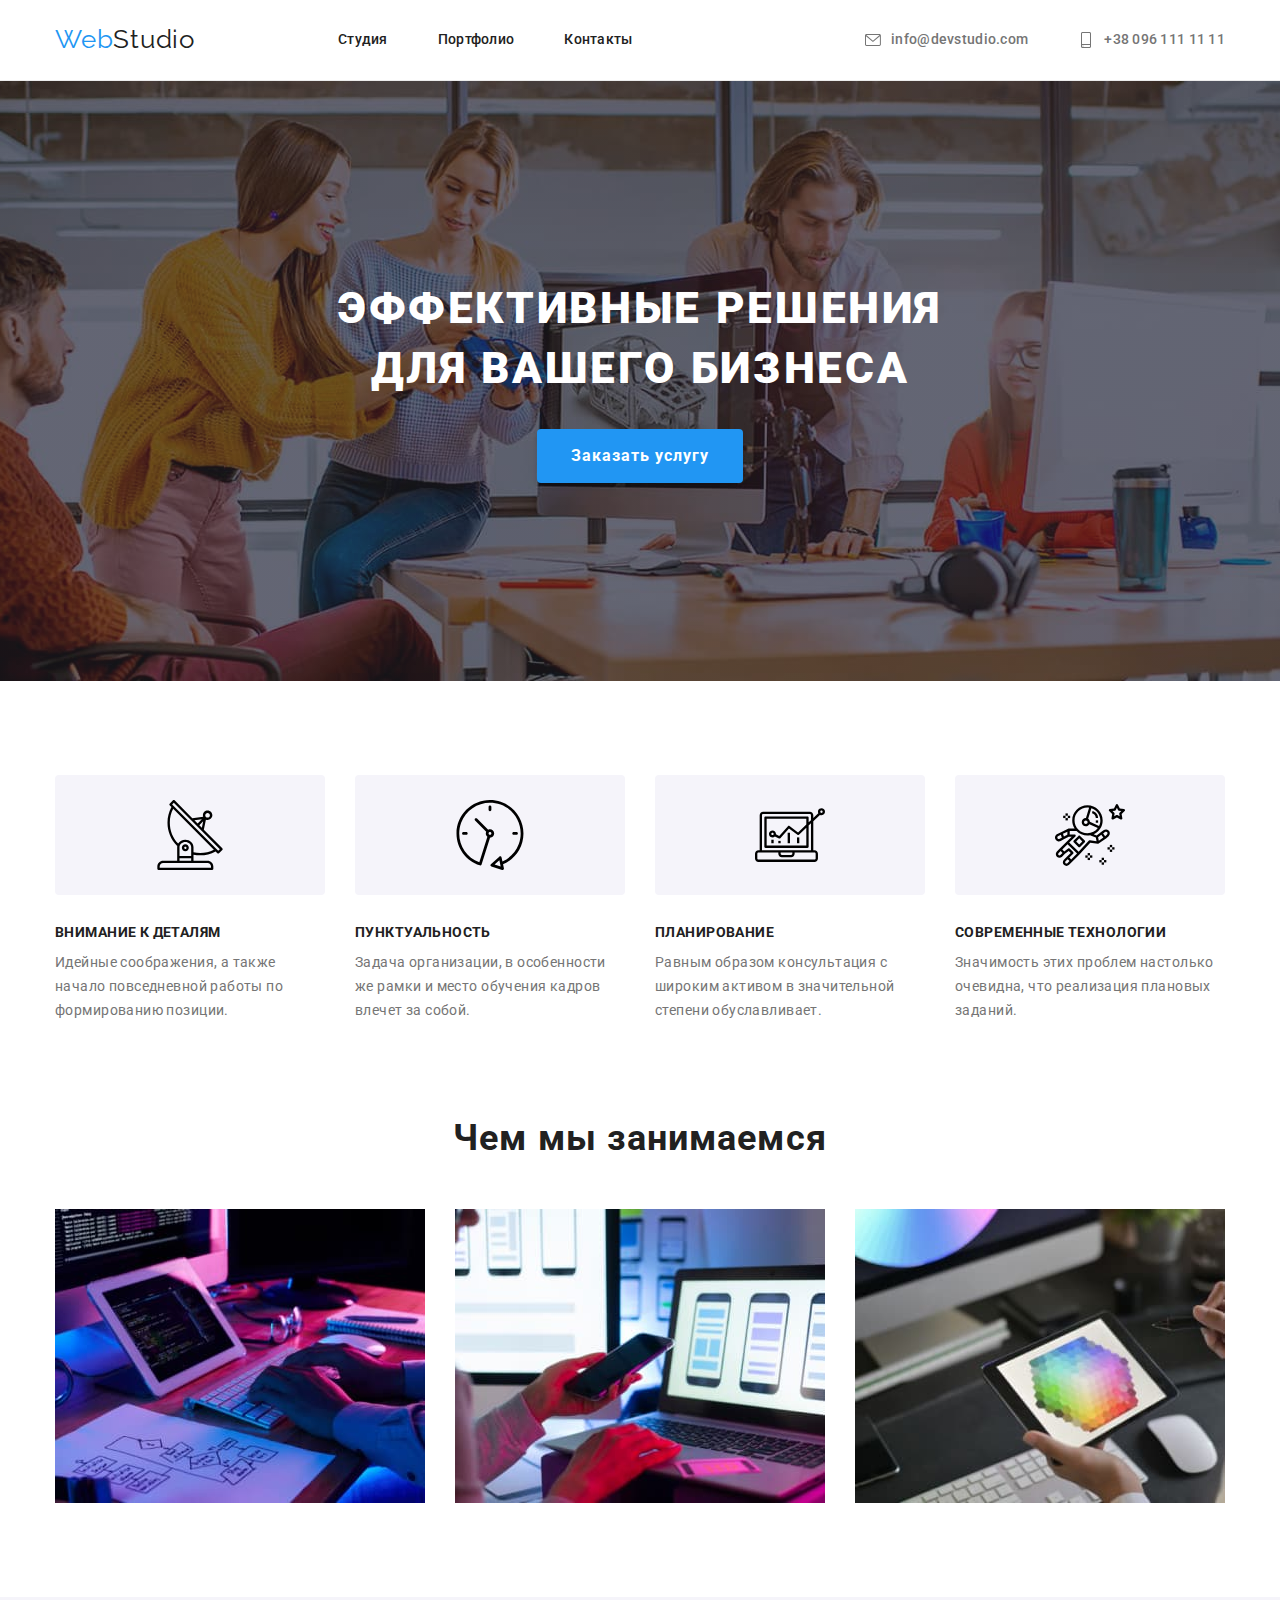
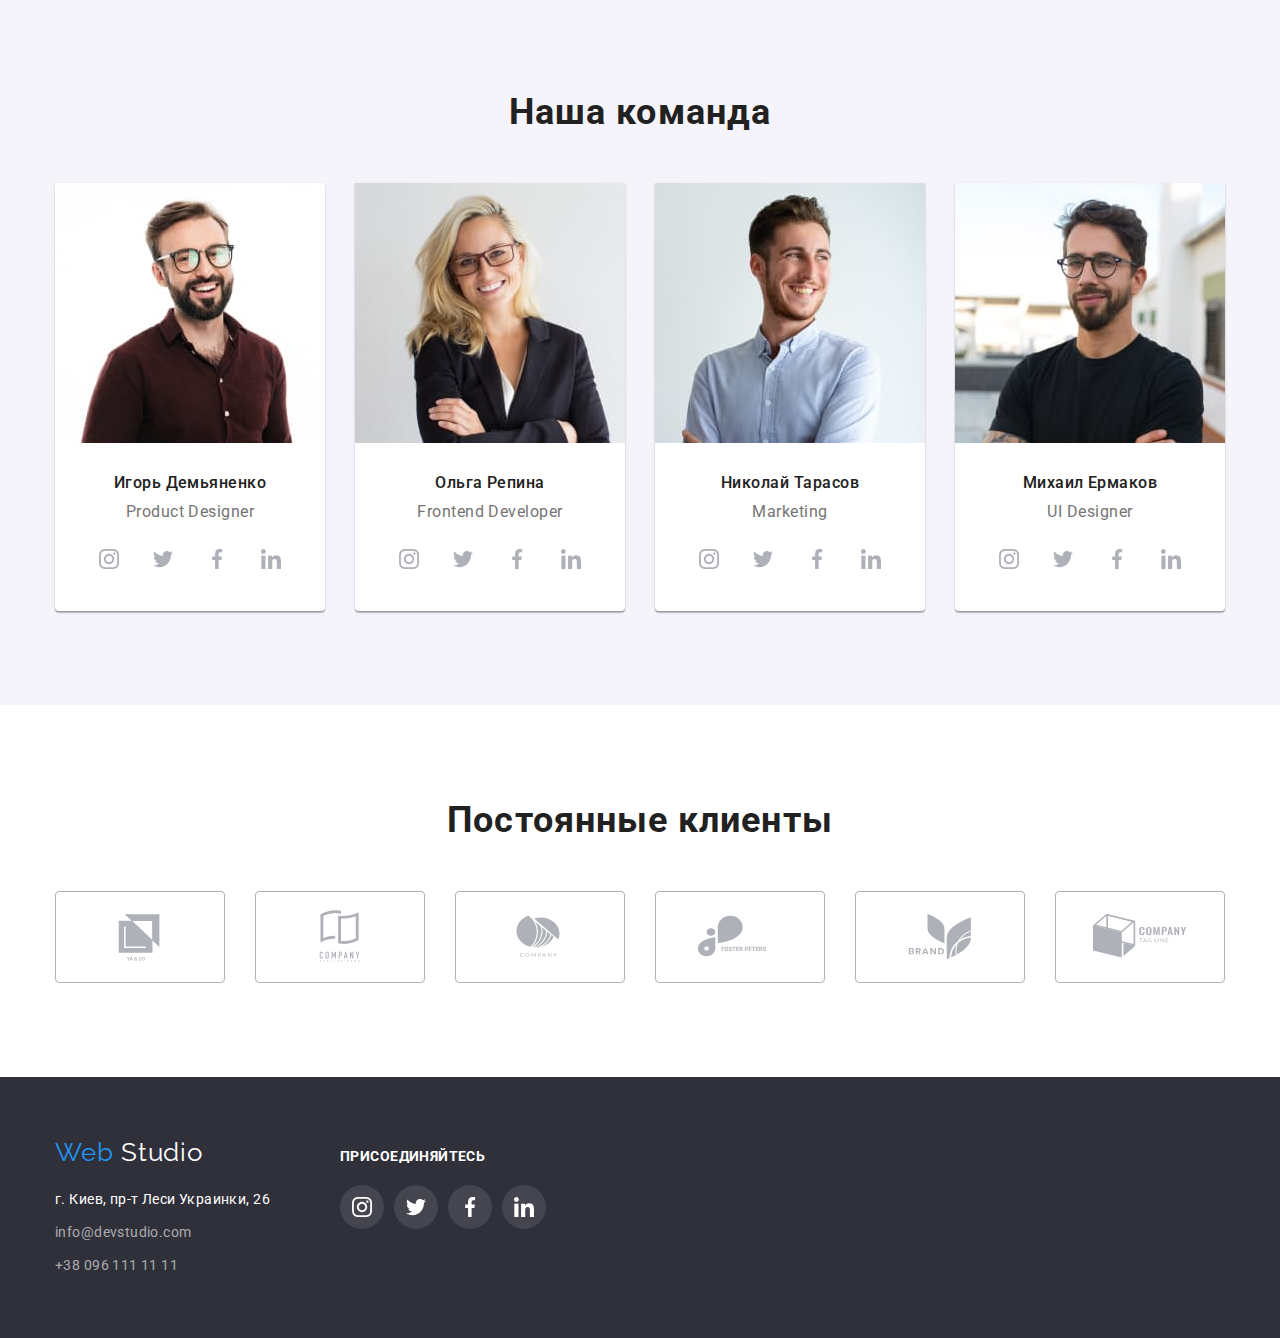
<file: index.html>
<!DOCTYPE html>
<html lang="ru">
<head>
    <meta charset="UTF-8">
    <meta http-equiv="X-UA-Compatible" content="IE=edge">
    <meta name="viewport" content="width=device-width, initial-scale=1.0">
    <title>WebStudio</title>
    <link rel="preconnect" href="https://fonts.googleapis.com" />
    <link rel="preconnect" href="https://fonts.gstatic.com" crossorigin />
    <link href="https://fonts.googleapis.com/css2?family=Raleway:wght@700&family=Roboto:wght@400;500;700;900&display=swap" rel="stylesheet" />
    <link rel="stylesheet" href="https://cdnjs.cloudflare.com/ajax/libs/modern-normalize/1.1.0/modern-normalize.min.css"/>
    <link rel="stylesheet" href="./css/styles.css">
</head>
<body>
    <!-- header section -->
    <header class="header">
        <div class="conteiner flex">
            <nav class="nav">
                <a class="logo" href="./index.html"><span class="accent-logo">Web</span>Studio</a>
                <ul class="navigation">
                    <li class="navigation-item"><a class="nav-item" href="./index.html">Студия</a></li>
                    <li class="navigation-item"><a class="nav-item" href="./portfolio.html">Портфолио</a></li>
                    <li class="navigation-item"><a class="nav-item" href="">Контакты</a></li>
                </ul>
            </nav>
            <ul class="contacts">
                <li class="contacts-item">
                    <a class="contacts-link" href="mailto:info@devstudio.com">
                        <svg class="icon-leter" width="16" height="16">
                            <use href="./images/SVG/envelope.svg#icon-envelope">
                            </use>
                        </svg>info@devstudio.com
                    </a>
                </li>
                <li class="contacts-item">
                    <a class="contacts-link" href="tel:+380961111111">
                        <svg class="icon-leter" width="16" height="16">
                            <use href="./images/SVG/smartphone.svg#icon-smartphone">
                            </use>
                        </svg>+38 096 111 11 11
                    </a>
                </li>
            </ul>
        </div>
    </header>
    <!-- main section -->
    <main>
        <!-- hero - section -->
        <section class="hero overlay">
            <div class="conteiner">
                <h1 class="main-heading">Эффективные решения <br/> для вашего бизнеса</h1>
                <button type="button" class="hero-button">Заказать услугу</button>
            </div>
        </section>
        <!-- peculiarities -->
        <section class="section peculiarities">
            <div class="conteiner">
                <h2 class="hidden">Наши преимущества</h2>
                <ul class="peculiarities-list">
                    <li class="peculiarities-item">
                        <div class="background">
                            <svg width="70" height="70">
                            <use href="images/SVG/peculiarities.svg#icon-antenna"></use>
                            </svg>
                        </div>
                        <h3 class="peculiarities-heading">Внимание к деталям</h3>
                        <p>Идейные соображения, а также начало повседневной работы по формированию позиции.</p>
                    </li>
                    <li class="peculiarities-item">
                        <div class="background">
                            <svg width="70" height="70">
                                <use href="images/SVG/peculiarities.svg#icon-clock"></use>
                            </svg>
                        </div>
                        <h3 class="peculiarities-heading">Пунктуальность</h3>
                        <p>Задача организации, в особенности же рамки и место обучения кадров влечет за собой.</p>
                    </li>
                    <li class="peculiarities-item">
                        <div class="background">
                            <svg width="70" height="70">
                                <use href="images/SVG/peculiarities.svg#icon-diagram"></use>
                            </svg>
                        </div>
                        <h3 class="peculiarities-heading">Планирование</h3>
                        <p>Равным образом консультация с широким активом в значительной степени обуславливает.</p>
                    </li>
                    <li class="peculiarities-item">
                        <div class="background">
                            <svg width="70" height="70">
                                <use href="images/SVG/peculiarities.svg#icon-astronaut"></use>
                            </svg>
                        </div>
                        <h3 class="peculiarities-heading">Современные технологии</h3>
                        <p>Значимость этих проблем настолько очевидна, что реализация плановых заданий.</p>
                    </li>
                </ul>
            </div>
        </section>
        <!-- what are we doing -->
        <section class="section">
            <div class="conteiner">
                <h2 class="seconady-heading">Чем мы занимаемся</h2>
                <ul class="image-list">
                    <li>
                        <img class="image" src="./images/img1.jpg"
                            alt="Фото набор html кодов"
                            width="370"
                            height="294"
                        />
                    </li>
                    <li>
                        <img class="image" src="./images/img2.jpg" 
                            alt="фото адаптации сайта"
                            width="370"
                            height="294"
                        />
                    </li>
                    <li>
                        <img class="image" src="./images/img3.jpg"
                            alt="фото выбора цвета"
                            width="370" 
                            height="294" 
                        />
                    </li>
                </ul>
            </div>
        </section>
        <!-- teem section -->
        <section class="section teem-section">
            <div class="conteiner">
                <h2 class="seconady-heading">Наша команда</h2>
                <ul class="teem-list">
                    <li class="list-item">
                        <img class="photo" src="./images/igor_demyanenko.jpg"
                            alt="Игорь Демьяненко"
                            width="270"
                            height="260"
                        />
                        <div class="social-div">
                            <h3 class="name">Игорь Демьяненко</h3>
                            <p class="proffesion">Product Designer</p>
                            <ul class="social-list">
                                <li class="social-item">
                                    <a class="social-link-href" href="">
                                        <svg width="20" height="20" class="social-link-svg">
                                            <use href="./images/icon-social-svg/social.svg#icon-instagram"></use>
                                        </svg>
                                    </a>
                                </li>
                                <li class="social-item">
                                    <a class="social-link-href" href="">
                                        <svg width="20" height="20" class="social-link-svg">
                                            <use href="./images/icon-social-svg/social.svg#icon-twitter"></use>
                                        </svg>
                                    </a>
                                </li>
                                <li class="social-item">
                                    <a class="social-link-href" href="">
                                        <svg width="20" height="20" class="social-link-svg">
                                            <use href="./images/icon-social-svg/social.svg#icon-facebook"></use>
                                        </svg>
                                    </a>
                                </li>
                                <li class="social-item">
                                    <a class="social-link-href" href="">
                                        <svg width="20" height="20" class="social-link-svg">
                                            <use href="./images/icon-social-svg/social.svg#icon-linkedin"></use>
                                        </svg>
                                    </a>
                                </li>
                            </ul>
                        </div>
                    </li>
                    <li class="list-item">
                        <img class="photo" src="./images/olga_repina.jpg"
                            alt="Ольга Репина"
                            width="270"
                            height="260"
                        />
                        <div class="social-div">
                            <h3 class="name">Ольга Репина</h3>
                            <p class="proffesion" lang="en">Frontend Developer</p>
                            <ul class="social-list">
                                <li class="social-item">
                                    <a class="social-link-href" href="">
                                        <svg width="20" height="20" class="social-link-svg">
                                            <use href="./images/icon-social-svg/social.svg#icon-instagram"></use>
                                        </svg>
                                    </a>
                                </li>
                                <li class="social-item">
                                    <a class="social-link-href" href="">
                                        <svg width="20" height="20" class="social-link-svg">
                                            <use href="./images/icon-social-svg/social.svg#icon-twitter"></use>
                                        </svg>
                                    </a>
                                </li>
                                <li class="social-item">
                                    <a class="social-link-href" href="">
                                        <svg width="20" height="20" class="social-link-svg">
                                            <use href="./images/icon-social-svg/social.svg#icon-facebook"></use>
                                        </svg>
                                    </a>
                                </li>
                                <li class="social-item">
                                    <a class="social-link-href" href="">
                                        <svg width="20" height="20" class="social-link-svg">
                                            <use href="./images/icon-social-svg/social.svg#icon-linkedin"></use>
                                        </svg>
                                    </a>
                                </li>
                            </ul>
                        </div>
                    </li>
                    <li class="list-item">
                        <img class="photo" src="./images/nikolay_tarasov.jpg"
                            alt="Николай Тарасов"
                            width="270"
                            height="260"
                        />
                        <div class="social-div">
                            <h3 class="name">Николай Тарасов</h3>
                            <p class="proffesion" lang="en">Marketing</p>
                            <ul class="social-list">
                                <li class="social-item">
                                    <a class="social-link-href" href="">
                                        <svg width="20" height="20" class="social-link-svg">
                                            <use href="./images/icon-social-svg/social.svg#icon-instagram"></use>
                                        </svg>
                                    </a>
                                </li>
                                <li class="social-item">
                                    <a class="social-link-href" href="">
                                        <svg width="20" height="20" class="social-link-svg">
                                            <use href="./images/icon-social-svg/social.svg#icon-twitter"></use>
                                        </svg>
                                    </a>
                                </li>
                                <li class="social-item">
                                    <a class="social-link-href" href="">
                                        <svg width="20" height="20" class="social-link-svg">
                                            <use href="./images/icon-social-svg/social.svg#icon-facebook"></use>
                                        </svg>
                                    </a>
                                </li>
                                <li class="social-item">
                                    <a class="social-link-href" href="">
                                        <svg width="20" height="20" class="social-link-svg">
                                            <use href="./images/icon-social-svg/social.svg#icon-linkedin"></use>
                                        </svg>
                                    </a>
                                </li>
                            </ul>
                        </div>
                    </li>
                    <li class="list-item">
                        <img class="photo" src="./images/mikhail_ermakov.jpg"
                            alt="Михаил Ермаков"
                            width="270" 
                            height="260"
                        />
                        <div class="social-div">
                            <h3 class="name">Михаил Ермаков</h3>
                            <p class="proffesion" lang="en">UI Designer</p>
                            <ul class="social-list">
                                <li class="social-item">
                                    <a class="social-link-href" href="">
                                        <svg width="20" height="20" class="social-link-svg">
                                            <use href="./images/icon-social-svg/social.svg#icon-instagram"></use>
                                        </svg>
                                    </a>
                                </li>
                                <li class="social-item">
                                    <a class="social-link-href" href="">
                                        <svg width="20" height="20" class="social-link-svg">
                                            <use href="./images/icon-social-svg/social.svg#icon-twitter"></use>
                                        </svg>
                                    </a>
                                </li>
                                <li class="social-item">
                                    <a class="social-link-href" href="">
                                        <svg width="20" height="20" class="social-link-svg">
                                            <use href="./images/icon-social-svg/social.svg#icon-facebook"></use>
                                        </svg>
                                    </a>
                                </li>
                                <li class="social-item">
                                    <a class="social-link-href" href="">
                                        <svg width="20" height="20" class="social-link-svg">
                                            <use href="./images/icon-social-svg/social.svg#icon-linkedin"></use>
                                        </svg>
                                    </a>
                                </li>
                            </ul>
                        </div>
                    </li>
                </ul>
            </div>              
        </section>

        <!-- regular-clients -->
        <section class="section">
            <div class="conteiner">
                <h2 class="seconady-heading">Постоянные клиенты</h2>
                <ul class="list-clients list">
                    <li>
                        <a class="link-clients" href="">
                            <svg width="106" height="60" class="clients-svg">
                                <use href="./images/logo/symbol.svg#icon-Logo"></use>
                            </svg>
                        </a>
                    </li>
                    <li>
                        <a class="link-clients" href="">
                            <svg width="106" height="60" class="clients-svg">
                                <use href="./images/logo/symbol.svg#icon-Logo-1"></use>
                            </svg>
                        </a>
                    </li>
                    <li>
                        <a class="link-clients" href="">
                            <svg width="106" height="60" class="clients-svg">
                                <use href="./images/logo/symbol.svg#icon-Logo-2"></use>
                            </svg>
                        </a>
                    </li>
                    <li>
                        <a class="link-clients" href="">
                            <svg width="106" height="60" class="clients-svg">
                                <use href="./images/logo/symbol.svg#icon-Logo-3"></use>
                            </svg>
                        </a>
                    </li>
                    <li>
                        <a class="link-clients" href="">
                            <svg width="106" height="60" class="clients-svg">
                                <use href="./images/logo/symbol.svg#icon-Logo-4"></use>
                            </svg>
                        </a>
                    </li>
                    <li>
                        <a class="link-clients" href="">
                            <svg width="106" height="60" class="clients-svg">
                                <use href="./images/logo/symbol.svg#icon-Logo-5"></use>
                            </svg>
                        </a>
                    </li>
                </ul>
            </div>
        </section>
    </main>

    <!-- footer section -->

    <footer class="footer">
        <div class="conteiner flex">
            <div>
                <a class="logo pic" href="./index.html"><span class="accent-logo">Web</span>
                    <span class="white-logo">Studio</span></a>
                <address>
                    <ul class="list contact">
                        <li><a class="address" href="https://goo.gl/maps/oT1dce25CPHanEmV9"
                            target="blank"
                            rel="noopener noreferrer nofollow">г. Киев, пр-т Леси Украинки, 26
                            </a>
                        </li>
                        <li>
                            <a class="contacts-footer" href="mailto:info@devstudio.com">info@devstudio.com</a>
                        </li>
                        <li>
                            <a class="contacts-footer" href="tel:+380961111111">+38 096 111 11 11</a>
                        </li>
                    </ul>
                </address>
            </div>
            <div class="contact-wrapper">
                <h2 class="footer-join">присоединяйтесь</h2>
                <ul class="social-list">
                    <li class="social-item">
                        <a class="social-link-href link-style" href="">
                            <svg width="20" height="20" class="social-link-svg">
                                <use href="./images/icon-social-svg/social.svg#icon-instagram"></use>
                            </svg>
                        </a>
                    </li>
                    <li class="social-item">
                        <a class="social-link-href link-style" href="">
                            <svg width="20" height="20" class="social-link-svg">
                                <use href="./images/icon-social-svg/social.svg#icon-twitter"></use>
                            </svg>
                        </a>
                    </li>
                    <li class="social-item">
                        <a class="social-link-href link-style" href="">
                            <svg width="20" height="20" class="social-link-svg">
                                <use href="./images/icon-social-svg/social.svg#icon-facebook"></use>
                            </svg>
                        </a>
                    </li>
                    <li class="social-item">
                        <a class="social-link-href link-style" href="">
                            <svg width="20" height="20" class="social-link-svg">
                                <use href="./images/icon-social-svg/social.svg#icon-linkedin"></use>
                            </svg>
                        </a>
                    </li>
                </ul>
            </div>
        </div>
    </footer>                
</body>
</html>
</file>
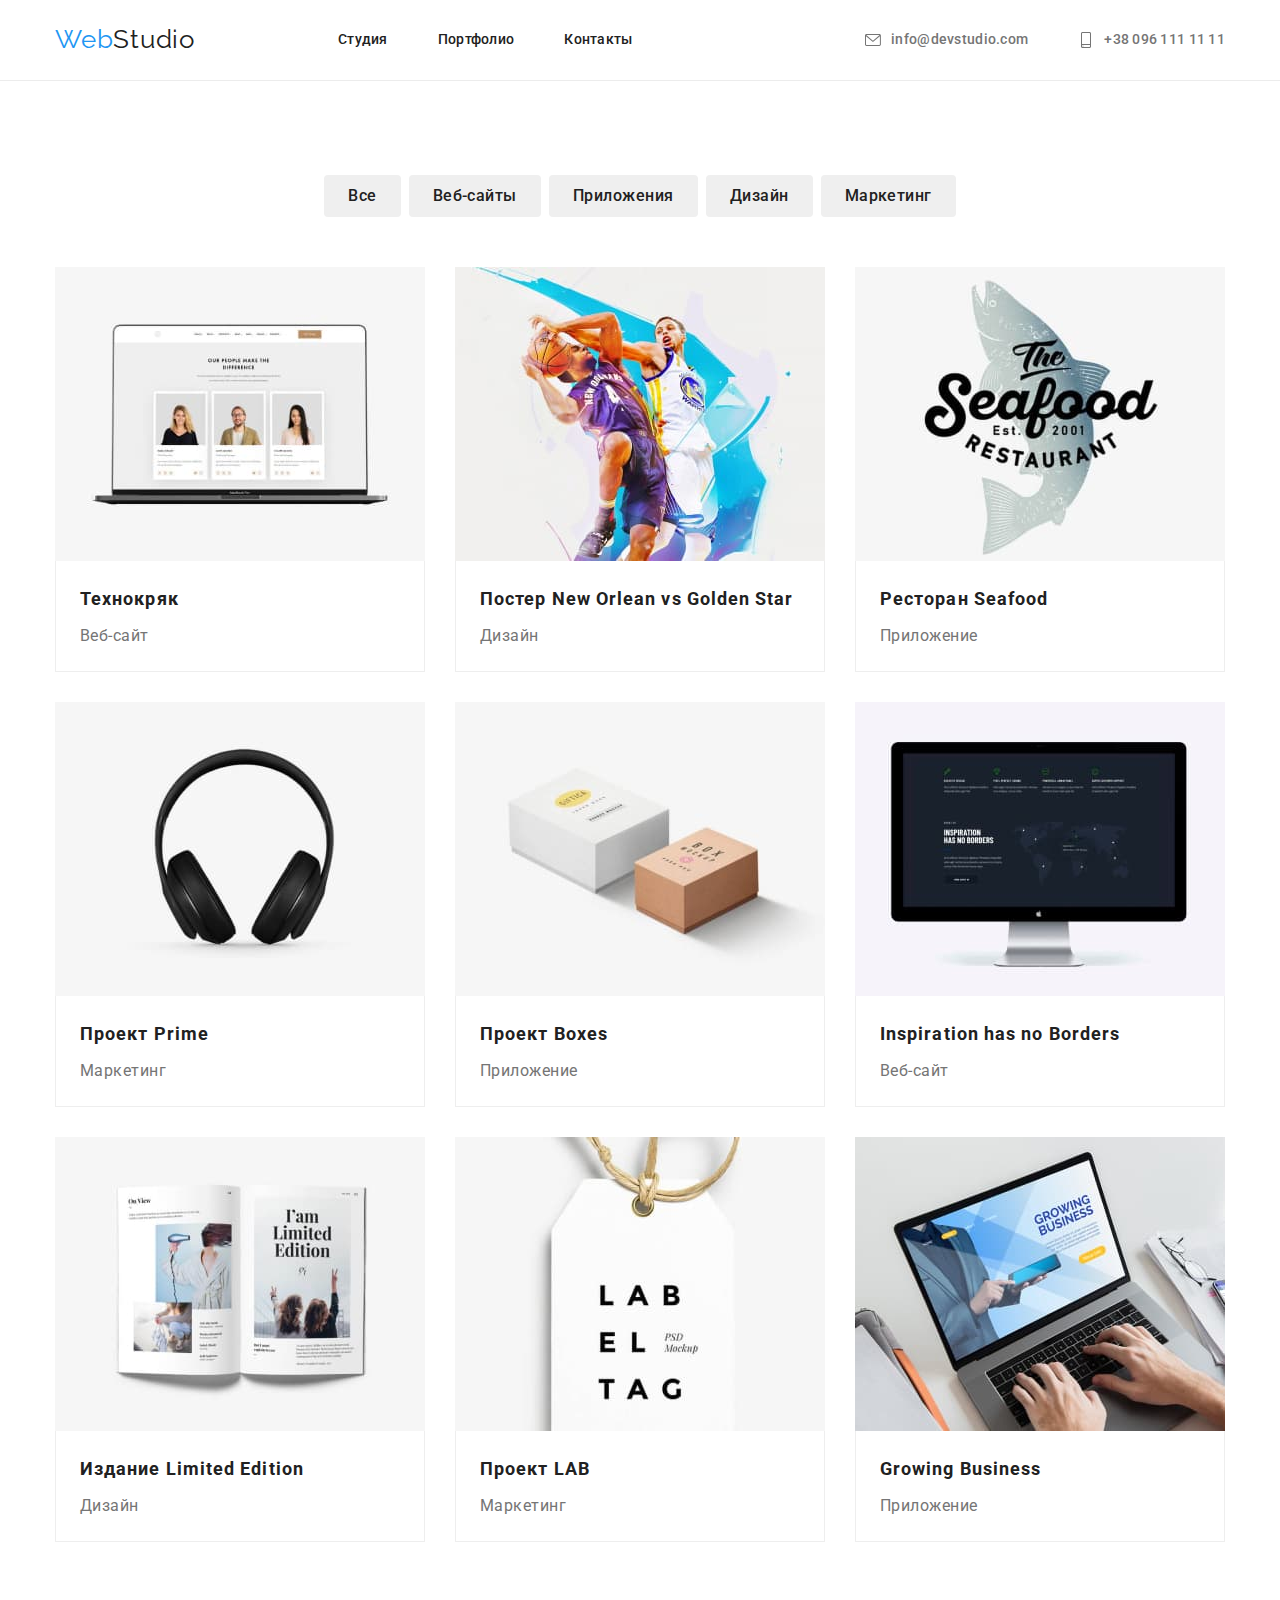
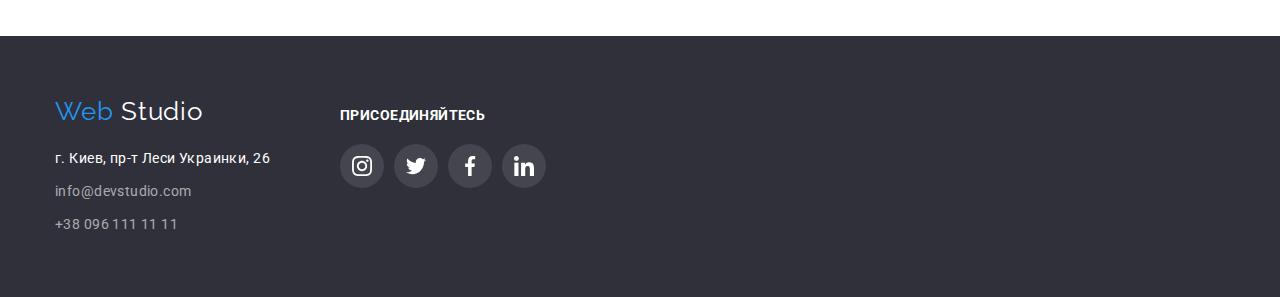
<file: portfolio.html>
<!DOCTYPE html>
<html lang="ru">
<head>
    <meta charset="UTF-8">
    <meta http-equiv="X-UA-Compatible" content="IE=edge">
    <meta name="viewport" content="width=device-width, initial-scale=1.0">
    <title>WebStudio</title>
    <link rel="preconnect" href="https://fonts.googleapis.com" />
    <link rel="preconnect" href="https://fonts.gstatic.com" crossorigin />
    <link href="https://fonts.googleapis.com/css2?family=Raleway:wght@700&family=Roboto:wght@400;500;700;900&display=swap" rel="stylesheet"/>
    <link rel="stylesheet" href="https://cdnjs.cloudflare.com/ajax/libs/modern-normalize/1.1.0/modern-normalize.min.css" />
    <link rel="stylesheet" href="./css/styles.css">

</head>
<body>
    <!-- header section -->
    <header class="header">
        <div class="conteiner flex">
            <nav class="nav">
                <a class="logo" href="./index.html"><span class="accent-logo">Web</span>Studio</a>
                <ul class="navigation">
                    <li class="navigation-item"><a class="nav-item" href="./index.html">Студия</a></li>
                    <li class="navigation-item"><a class="nav-item" href="./portfolio.html">Портфолио</a></li>
                    <li class="navigation-item"><a class="nav-item" href="">Контакты</a></li>
                </ul>
            </nav>
            <ul class="contacts">
                <li class="contacts-item">
                    <a class="contacts-link" href="mailto:info@devstudio.com">
                        <svg class="icon-leter" width="16" height="16">
                            <use href="./images/SVG/envelope.svg#icon-envelope">
                            </use>
                        </svg>info@devstudio.com
                    </a>
                </li>
                <li class="contacts-item">
                    <a class="contacts-link" href="tel:+380961111111">
                        <svg class="icon-leter" width="16" height="16">
                            <use href="./images/SVG/smartphone.svg#icon-smartphone">
                            </use>
                        </svg>+38 096 111 11 11
                    </a>
                </li>
            </ul>
        </div>
    </header>
    <!-- main section -->
    <main>
        <section class="section">
            <div class="conteiner">
                <h1 class="hidden">Портфолио</h1>
                <ul class="list buttons">
                    <li><button type="button" class="filter-buttons">Все</button></li>
                    <li><button type="button" class="filter-buttons">Веб-сайты</button></li>
                    <li><button type="button" class="filter-buttons">Приложения</button></li>
                    <li><button type="button" class="filter-buttons">Дизайн</button></li>
                    <li><button type="button" class="filter-buttons">Маркетинг</button></li>
                </ul>
                <ul class="card-list list">
                    <li class="card">
                        <a class="card-link" href="">
                            <img
                                class="cards-img"
                                src="./images/tehno.jpg" 
                                alt="нутбук с карточками" 
                                width="370" 
                            />
                            <div class="border">
                                <h2 class="card-name">Технокряк</h2>
                                <p class="card-type">Веб-сайт</p>
                            </div>
                        </a>
                    </li>
                    <li class="card">
                        <a class="card-link" href="">
                            <img
                                class="cards-img"
                                src="./images/poster.jpg" 
                                alt="баскетболисты" 
                                width="370" 
                            />
                            <div class="border">
                                <h2 class="card-name">Постер New Orlean vs Golden Star</h2>
                                <p class="card-type">Дизайн</p>
                            </div>
                        </a>
                    </li>
                    <li class="card">
                        <a class="card-link" href="">
                            <img
                                class="cards-img"
                                src="./images/restoran.jpg" 
                                alt="логотип ресторана" 
                                width="370" 
                            />
                            <div class="border">
                                <h2 class="card-name">Ресторан Seafood</h2>
                                <p class="card-type">Приложение</p>
                            </div>
                        </a>
                    </li>
                    <li class="card">
                        <a class="card-link" href="">
                            <img
                                class="cards-img"
                                src="./images/prime.jpg" 
                                alt="наушники" 
                                width="370" 
                            />
                            <div class="border">
                                <h2 class="card-name">Проект Prime</h2>
                                <p class="card-type">Маркетинг</p>
                            </div>
                        </a>
                    </li>
                    <li class="card">
                        <a class="card-link" href="">
                            <img
                                class="cards-img"
                                src="./images/boxes.jpg" 
                                alt="коробки" 
                                width="370" 
                            />
                            <div class="border">
                                <h2 class="card-name">Проект Boxes</h2>
                                <p class="card-type">Приложение</p>
                            </div>
                        </a>
                    </li>
                    <li class="card">
                        <a class="card-link" href="">
                            <img
                                class="cards-img"
                                src="./images/inspiration.jpg" 
                                alt="монитор с надписью вдохновение не имеет границ" 
                                width="370" 
                            />
                            <div class="border">
                                <h2 class="card-name">Inspiration has no Borders</h2>
                                <p class="card-type">Веб-сайт</p>
                            </div>
                        </a>
                    </li>
                    <li class="card">
                        <a class="card-link" href="">
                            <img
                                class="cards-img"
                                src="./images/limited_edition.jpg" 
                                alt="Издание Limited Edition" 
                                width="370" 
                            />
                            <div class="border">
                                <h2 class="card-name">Издание Limited Edition</h2>
                                <p class="card-type">Дизайн</p>
                            </div>
                        </a>
                    </li>
                    <li class="card">
                        <a class="card-link" href="">
                            <img
                                class="cards-img"
                                src="./images/lab.jpg" 
                                alt="емблема продукта" 
                                width="370" 
                            />
                            <div class="border">
                                <h2 class="card-name">Проект LAB</h2>
                                <p class="card-type">Маркетинг</p>
                            </div>
                        </a>
                    </li>
                    <li class="card">
                        <a class="card-link" href="">
                            <img
                                class="cards-img"
                                src="./images/laptop.jpg" 
                                alt="ноутбук" 
                                width="370" 
                            />
                            <div class="border">
                                <h2 class="card-name">Growing Business</h2>
                                <p class="card-type">Приложение</p>
                            </div>
                        </a>
                    </li>
                </ul>
            </div>
        </section>
    </main>

    <!-- footer section -->

    <footer class="footer">
        <div class="conteiner flex">
            <div>
                <a class="logo pic" href="./index.html"><span class="accent-logo">Web</span>
                    <span class="white-logo">Studio</span></a>
                <address>
                    <ul class="list contact">
                        <li><a class="address" href="https://goo.gl/maps/oT1dce25CPHanEmV9"
                            target="blank"
                            rel="noopener noreferrer nofollow">г. Киев, пр-т Леси Украинки, 26
                            </a>
                        </li>
                        <li>
                            <a class="contacts-footer" href="mailto:info@devstudio.com">info@devstudio.com</a>
                        </li>
                        <li>
                            <a class="contacts-footer" href="tel:+380961111111">+38 096 111 11 11</a>
                        </li>
                    </ul>
                </address>
            </div>
            <div class="contact-wrapper">
                <h2 class="footer-join">присоединяйтесь</h2>
                <ul class="social-list">
                    <li class="social-item">
                        <a class="social-link-href link-style" href="">
                            <svg width="20" height="20" class="social-link-svg">
                                <use href="./images/icon-social-svg/social.svg#icon-instagram"></use>
                            </svg>
                        </a>
                    </li>
                    <li class="social-item">
                        <a class="social-link-href link-style" href="">
                            <svg width="20" height="20" class="social-link-svg">
                                <use href="./images/icon-social-svg/social.svg#icon-twitter"></use>
                            </svg>
                        </a>
                    </li>
                    <li class="social-item">
                        <a class="social-link-href link-style" href="">
                            <svg width="20" height="20" class="social-link-svg">
                                <use href="./images/icon-social-svg/social.svg#icon-facebook"></use>
                            </svg>
                        </a>
                    </li>
                    <li class="social-item">
                        <a class="social-link-href link-style" href="">
                            <svg width="20" height="20" class="social-link-svg">
                                <use href="./images/icon-social-svg/social.svg#icon-linkedin"></use>
                            </svg>
                        </a>
                    </li>
                </ul>
            </div>
        </div>
    </footer>                
</body>
</html>
</file>
<file: css/styles.css>
/* главный цвет текста #212121 */
/* вторичный цвет текста #757575 */
/* акцент  #2196F3 */
/* фон #FFFFFF */
/* цвет текста и кнопок #FFFFFF */
/* фон футера #2F303A */
/* вторичный фон секций #F5F4FA */
/* цвет ссылок в футере rgba(255, 255, 255, 0.6) */
html {
  box-sizing: border-box;
}

*,
*::before,
*::after {
  box-sizing: inherit;
}
ul {
  list-style: none;
}
:root {
  --primary-text-color: #757575;
  --secondary-text-color: #212121;
  --accent: #2196f3;
  --background-color: #ffffff;
  --button-text-color: #ffffff;
  --footer-background-color: #2f303a;
  --secondary-background-color: #f5f4fa;
  --footer-links-color: rgba(255, 255, 255, 0.6);
  --adress-text-color: #ffffff;
  --contacts-footer-color: rgba(255, 255, 255, 0.6);
}

h1,
h2,
h3,
h4,
h5,
h6,
p,
ul {
  margin-top: 0;
  margin-left: 0;
  margin-bottom: 0;
  margin-right: 0;
  padding: 0;
}

body {
  font-family: 'Roboto', sans-serif;
  font-size: 14px;
  line-height: 1.71;

  letter-spacing: 0.03em;
  color: var(--primary-text-color);
}
.section {
  padding-top: 94px;
  padding-bottom: 94px;
  max-width: 1600px;
  margin-right: auto;
  margin-left: auto;
}

/* header - section */
.header {
  border-bottom: 1px solid #ececec;
}
.logo {
  font-family: Raleway;
  font-size: 26px;
  line-height: 1.2;

  letter-spacing: 0.03em;
  color: var(--secondary-text-color);
  text-decoration: none;
}

.accent-logo {
  color: var(--accent);
}
.conteiner {
  margin-left: auto;
  margin-right: auto;
  padding-left: 15px;
  padding-right: 15px;
  width: 1200px;
}
.flex {
  display: flex;
  align-items: baseline;
}
.nav {
  display: flex;
  align-items: center;
}

.navigation {
  display: flex;
  align-items: center;
  list-style: none;
  margin-left: 93px;
}

.navigation-item {
  margin-left: 50px;
}
.navigation-item {
  margin-left: 50px;
}

.nav-item {
  font-weight: 500;
  font-size: 14px;
  line-height: 1.14;
  letter-spacing: 0.02em;

  color: var(--secondary-text-color);
  text-decoration: none;

  display: block;
  padding-top: 32px;
  padding-bottom: 32px;
}

.nav-item:hover,
.nav-item:focus {
  color: var(--accent);
}

.contacts {
  display: flex;
  align-items: center;
  list-style: none;
  margin-left: auto;
  justify-content: center;
}
.contacts-item {
  display: inline-flex;
  align-items: center;
  margin-left: 50px;
  
}

.contacts-item:first-child {
  margin-left: 0;
}
.contacts-link {
  display: flex;
  align-items: center;
  justify-content: center;
  font-weight: 500;
  font-size: 14px;
  line-height: 1.14;
  letter-spacing: 0.02em;
  color: var(--primary-text-color);
  text-decoration: none;

}

.icon-leter {
  margin-right: 10px;
  fill: currentColor;
}

.contacts-link:hover,
.contacts-link:focus {
  color: var(--accent);
}

/* hero - section */
.hero {
  padding-top: 200px;
  padding-bottom: 200px;
  display: flex;
  flex-direction: column;
  align-items: center;
  justify-content: center;
  background-color: var(--footer-background-color);
}
.overlay {
  max-width: 1600px;
  height: 600px;
  margin-left: auto;
  margin-right: auto;
  background-image: linear-gradient(to right, 
  rgba(47, 48, 58, 0.4),
  rgba(47, 48, 58, 0.4)
  ), 
  url(../images/fon\ hero.jpg);
  background-repeat: no-repeat;
  background-position:center;  
  border-style: cover;
}

.main-heading {
  font-weight: 900;
  font-size: 44px;
  line-height: 1.36;
  text-align: center;
  letter-spacing: 0.06em;
  text-transform: uppercase;

  color: var(--button-text-color);
  margin-bottom: 30px;
}

.hero-button {
  font-weight: 700;
  font-size: 16px;
  line-height: 1.87;

  display: flex;
  align-items: center;
  text-align: center;
  letter-spacing: 0.06em;
  padding: 10px 32px;

  color: var(--button-text-color);
  background-color: var(--accent);
  border-color: transparent;
  box-shadow: 0px 4px 4px rgba(0, 0, 0, 0.15);
  border-radius: 4px;
  align-items: center;
  margin-left: auto;
  margin-right: auto;
}

/* section-peculiarities */
.peculiarities {
  padding-bottom: 0;
}

/* .peculiarities-item::before {
content: "";
display: block;
height: 120px;
background: #F5F4FA;
border-radius: 4px;
background-size: contain;
background-repeat: no-repeat;
background-position: center;
margin-bottom: 30px;
} */
/* .peculiarities-item:nth-child(1)::before {
  background-image: url(../images/lab.jpg);
}

.peculiarities-item:nth-child(2)::before {
  background-image: url(../images/boxes.jpg);
}

.peculiarities-item:nth-child(3)::before {
  background-image: url(../images/img1.jpg);
}

.peculiarities-item:nth-child(4)::before {
  background-image: url(../images/img3.jpg);
} */

.hidden {
  position: absolute;
  width: 1px;
  height: 1px;
  margin: -1px;
  padding: 0;
  overflow: hidden;
  border: 0;
  clip: rect(0 0 0 0);
}

.peculiarities-list {
  display: flex;
  justify-content: space-between;
}
.peculiarities-item {
  width: 270px;
}

.background {
  display: flex;
  justify-content: center;
  align-items: center;
  margin-bottom: 30px;
  width: 270px;
  height: 120px;
  background-color: var(--secondary-background-color);
  border-radius: 4px;
}

.peculiarities-heading {
  font-weight: 700;
  font-size: 14px;
  line-height: 1.14;
  letter-spacing: 0.03em;
  text-transform: uppercase;

  color: var(--secondary-text-color);
  margin-bottom: 10px;
}

/* What are we doing */

.seconady-heading {
  font-weight: bold;
  font-size: 36px;
  line-height: 42px;
  text-align: center;
  letter-spacing: 0.03em;

  color: var(--secondary-text-color);
  margin-bottom: 50px;
}
.image-list {
  display: flex;
  justify-content: space-between;
}
.image {
  display: block;
  max-width: 100%;
  height: auto;
}

/* teem section */
.teem-section {
  background-color: var(--secondary-background-color);
}

.teem-list {
  list-style: none;
  padding-left: 0;
  margin: 0;
  display: flex;
  justify-content: space-between;
}

.list-item {
  background-color: var(--background-color);
  text-align: center;
  box-shadow: 0px 1px 3px rgba(0, 0, 0, 0.12), 0px 1px 1px rgba(0, 0, 0, 0.14),
    0px 2px 1px rgba(0, 0, 0, 0.2);
  border-radius: 0px 0px 4px 4px;
}
.photo {
  display: block;
}
.name {
  font-weight: 500;
  font-size: 16px;
  line-height: 1.19;
  letter-spacing: 0.03em;

  color: var(--secondary-text-color);
  margin-top: 30px;
  margin-bottom: 10px;
}

.proffesion {
  font-weight: 400;
  font-size: 16px;
  line-height: 1.19;
  letter-spacing: 0.03em;

  color: var(--primary-text-color);
  margin-bottom: 16px;
}

  /* social-list */
.social-div {
  padding-top: 0px;
  padding-bottom: 30px;
  padding-left: 32px;
  padding-right: 32px;
}

.social-list {
  display: flex;
  justify-content: space-between;
  

}
/* .social-item {
} */
.social-link-href {
  display: flex;
  justify-content: center;
  align-items: center;
  width: 44px;
  height: 44px;
  border-radius: 50%;
  color: #afb1b8;
  
}
.social-link-href:hover,
.social-link-href:focus {
background-color: var(--accent);
color: var(--button-text-color);
}


.social-link-svg {
  fill: currentColor;
  
}

/* Постоянные клиенты regular-clients */

.list-clients {
  display: flex;
  justify-content: space-between;
}

.link-clients {
  display: flex;
  justify-content: center;
  align-items: center;
  width: 170px;
  height: 92px;
  border: 1px solid #AFB1B8;
  border-radius: 4px;
  color: #afb1b8;
  }

.link-clients:hover,
.link-clients:focus {
  /* background-color: var(#fff); */
  color: var(--accent);
  border-color: var(--accent);
}
.clients-svg {
  fill: currentColor;
}

.list {
  list-style: none;
  padding-left: 0;
  margin: 0;
  }


/* footer */

.footer {
  background-color: var(--footer-background-color);
  padding-top: 60px;
  padding-bottom: 60px;
  max-width: 1600px;
  min-height: 252px;
  margin-left: auto;
  margin-right: auto;
}
.pic {
  display: inline-block;
  margin-bottom: 20px;
}

.white-logo {
  color: var(--button-text-color);
}
.contact > li + li {
  margin-top: 9px;
}

.address {
  font-weight: normal;
  font-size: 14px;
  line-height: 1.71;
  letter-spacing: 0.03em;

  color: var(--adress-text-color);
  text-decoration: none;
  font-style: normal;
}

.contacts-footer {
  font-weight: normal;
  font-size: 14px;
  line-height: 1.71;
  letter-spacing: 0.03em;

  color: var(--contacts-footer-color);
  text-decoration: none;
  font-style: normal;
}
.contact-wrapper {
  display: inline-block;
  align-items: center;
  margin-left: 70px;

}
.link-style {
  margin-right: 10px;
  color: var(--button-text-color);
  background-color: rgba(255, 255, 255, 0.1);
}
.footer-join {
font-style: normal;
font-weight: 700;
font-size: 14px;
line-height: 1.14;
letter-spacing: 0.03em;
text-transform: uppercase;
margin-bottom: 20px;

color: var(--button-text-color);
}

/* portfolio */
.buttons {
  display: flex;
  justify-content: center;
  margin-bottom: 50px;
}
.buttons li + li {
  margin-left: 8px;
}

.filter-buttons {
  font-weight: 500;
  font-size: 16px;
  line-height: 1.62;
  text-align: center;
  letter-spacing: 0.03em;

  color: var(--secondary-text-color);
  cursor: pointer;

  padding: 6px 22px;
  border-radius: 4px;
  border-color: transparent;
}

.filter-buttons:hover,
.filter-buttons:focus {
  color: var(--button-text-color);
  background-color: var(--accent);
}
.card-list {
  display: flex;
  flex-wrap: wrap;
}

.card {
  margin-right: 30px;
  margin-bottom: 30px;
  background-color: var(--background-color);
}
.card:nth-child(3n) {
  margin-right: 0;
}
.card:nth-last-child(-n + 3) {
  margin-bottom: 0;
}

.card-link {
  text-decoration: none;
}
.cards-img {
  display: block;
}

.card-name {
  font-weight: 700;
  font-size: 18px;
  line-height: 2;
  letter-spacing: 0.06em;

  color: var(--secondary-text-color);
  margin-bottom: 4px;
}

.card-type {
  font-weight: 400;
  font-size: 16px;
  line-height: 1.87;
  letter-spacing: 0.03em;

  color: var(--primary-text-color);
}
.border {
  padding: 20px 24px;
  border-left: 1px solid #eeeeee;
  border-bottom: 1px solid #eeeeee;
  border-right: 1px solid #eeeeee;
}
</file>
